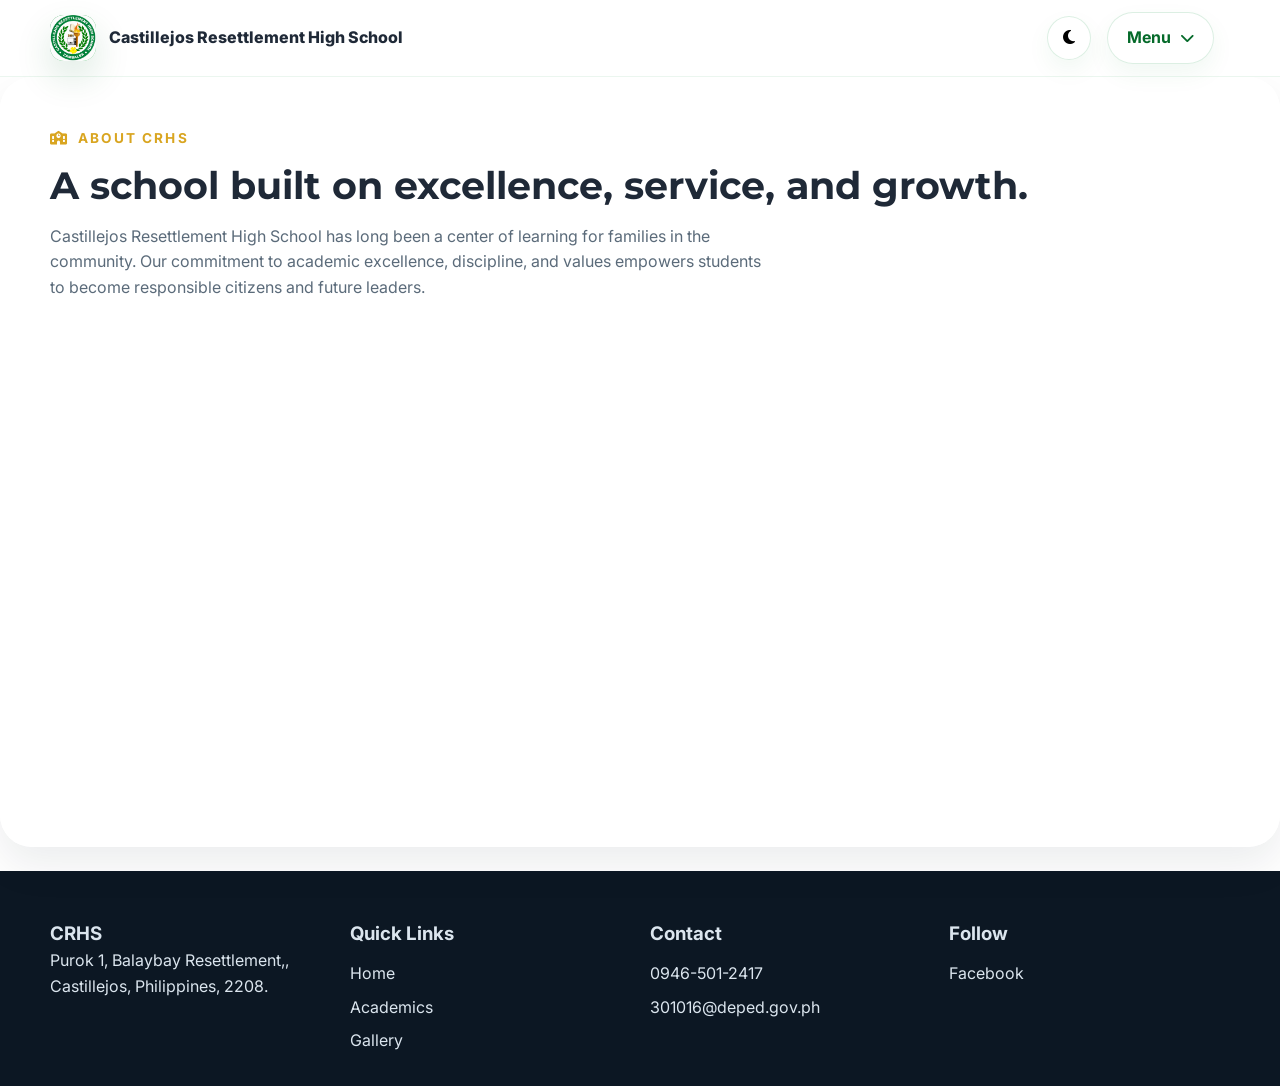
<file: about.html>
<!DOCTYPE html>
<html lang="en">
  <head>
    <meta charset="UTF-8" />
    <meta name="viewport" content="width=device-width, initial-scale=1.0" />
    <title>CRHS | About</title>
    <link rel="preconnect" href="https://fonts.googleapis.com" />
    <link rel="preconnect" href="https://fonts.gstatic.com" crossorigin />
    <link href="https://fonts.googleapis.com/css2?family=Inter:wght@400;500;600;700;800&family=Montserrat:wght@600;700;800&display=swap" rel="stylesheet" />
    <link rel="stylesheet" href="https://cdnjs.cloudflare.com/ajax/libs/font-awesome/6.5.2/css/all.min.css" />
    <link rel="stylesheet" href="styles.css" />
  </head>
  <body>
    <div class="loader" id="loader"><div class="ring"></div></div>
    <header class="header">
      <div class="container nav">
        <a class="brand" href="home.html"><span class="brand-badge"><img src="logo.png" alt="CRHS logo" /></span><span>Castillejos Resettlement High School</span></a>
        <div class="nav-dropdown">
          <button class="menu-trigger" id="menuToggle" aria-label="Toggle navigation" aria-expanded="false"><span>Menu</span><i class="fa-solid fa-chevron-down"></i></button>
          <nav class="nav-menu" aria-label="Primary navigation">
            <a href="home.html">Home</a>
            <a href="about.html" class="active">About</a>
            <a href="academics.html">Academics</a>
            <a href="admissions.html">Admissions</a>
            <a href="faculty.html">Faculty</a>
            <a href="news.html">News</a>
            <a href="events.html">Events</a>
            <a href="student-life.html">Student Life</a>
            <a href="gallery.html">Gallery</a>
            <a href="contact.html">Contact</a>
          </nav>
        </div>
        <div class="nav-actions"><button class="icon-btn" id="themeToggle" aria-label="Toggle dark mode"><i class="fa-solid fa-moon"></i></button></div>
      </div>
    </header>

    <main class="section">
      <div class="container">
        <p class="eyebrow"><i class="fa-solid fa-school"></i> About CRHS</p>
        <h1 class="section-title">A school built on excellence, service, and growth.</h1>
        <p class="section-copy">Castillejos Resettlement High School has long been a center of learning for families in the community. Our commitment to academic excellence, discipline, and values empowers students to become responsible citizens and future leaders.<br></p>
        <div class="grid-2" style="margin-top: 1.4rem;">
          <div class="card reveal">
            <h3>Mission</h3>
            <p>To protect and promote the right of every Filipino to quality, equitable, culture-based, and complete basic education where:
            <br>
            <br><b><u>Students</u></b> learn in a child-friendly, gender-sensitive, safe, and motivating environment.
            <br><b><u>Teachers</u></b> facilitate learning and constantly nurture every learner.
            <br><b><u>Administrators and staff</u></b>, as stewards of the institution, ensure an enabling and supportive environment for effective learning to happen.
            <br><b><u>Family, community, and other stakeholders</u></b> are actively engaged and share responsibility for developing life-long learners.</p>
          </div>
          <div class="card reveal">
            <h3>Vision</h3>
            <p>We dream of Filipinos
            <br>who passionately love their country
            <br>and whose values and competencies
            <br>enable them to realize their full potential
            <br>and contribute meaningfully to building the nation.
            <br>
            <br>As a learner-centered public institution,
            <br>the Department of Education
            <br>continuously improves itself
            <br>to better serve its stakeholders.</p>
          </div>
        </div>
        <div class="grid-2" style="margin-top: 1rem;">
          <div class="card reveal">
            <h3>DepEd Core Values</h3>
            <div class="pill-list"><span>Maka-Diyos</span><span>Maka-Tao</span><span>Makakalikasan</span><span>Makabansa</span></div>
          </div>
          <div class="card reveal">
            <h3>Principal's Message</h3>
            <p>We believe every student can achieve greatness when given the right guidance, opportunities, and support.</p>
          </div>
        </div>
      </div>
    </main>

  </div>
</div>
    <footer class="footer"><div class="container footer-grid"><div><h3>CRHS</h3><p>
Purok 1, Balaybay Resettlement,, Castillejos, Philippines, 2208.</p></div><div><h3>Quick Links</h3><ul><li><a href="home.html">Home</a></li><li><a href="academics.html">Academics</a></li><li><a href="gallery.html">Gallery</a></li></ul></div><div><h3>Contact</h3><ul><li>0946-501-2417</li><li>301016@deped.gov.ph</li></ul></div><div><h3>Follow</h3><ul><li><a href="https://www.facebook.com/profile.php?id=100057545404750">Facebook</a></li></div></footer>
    <script src="script.js"></script>
  </body>
</html>
</file>
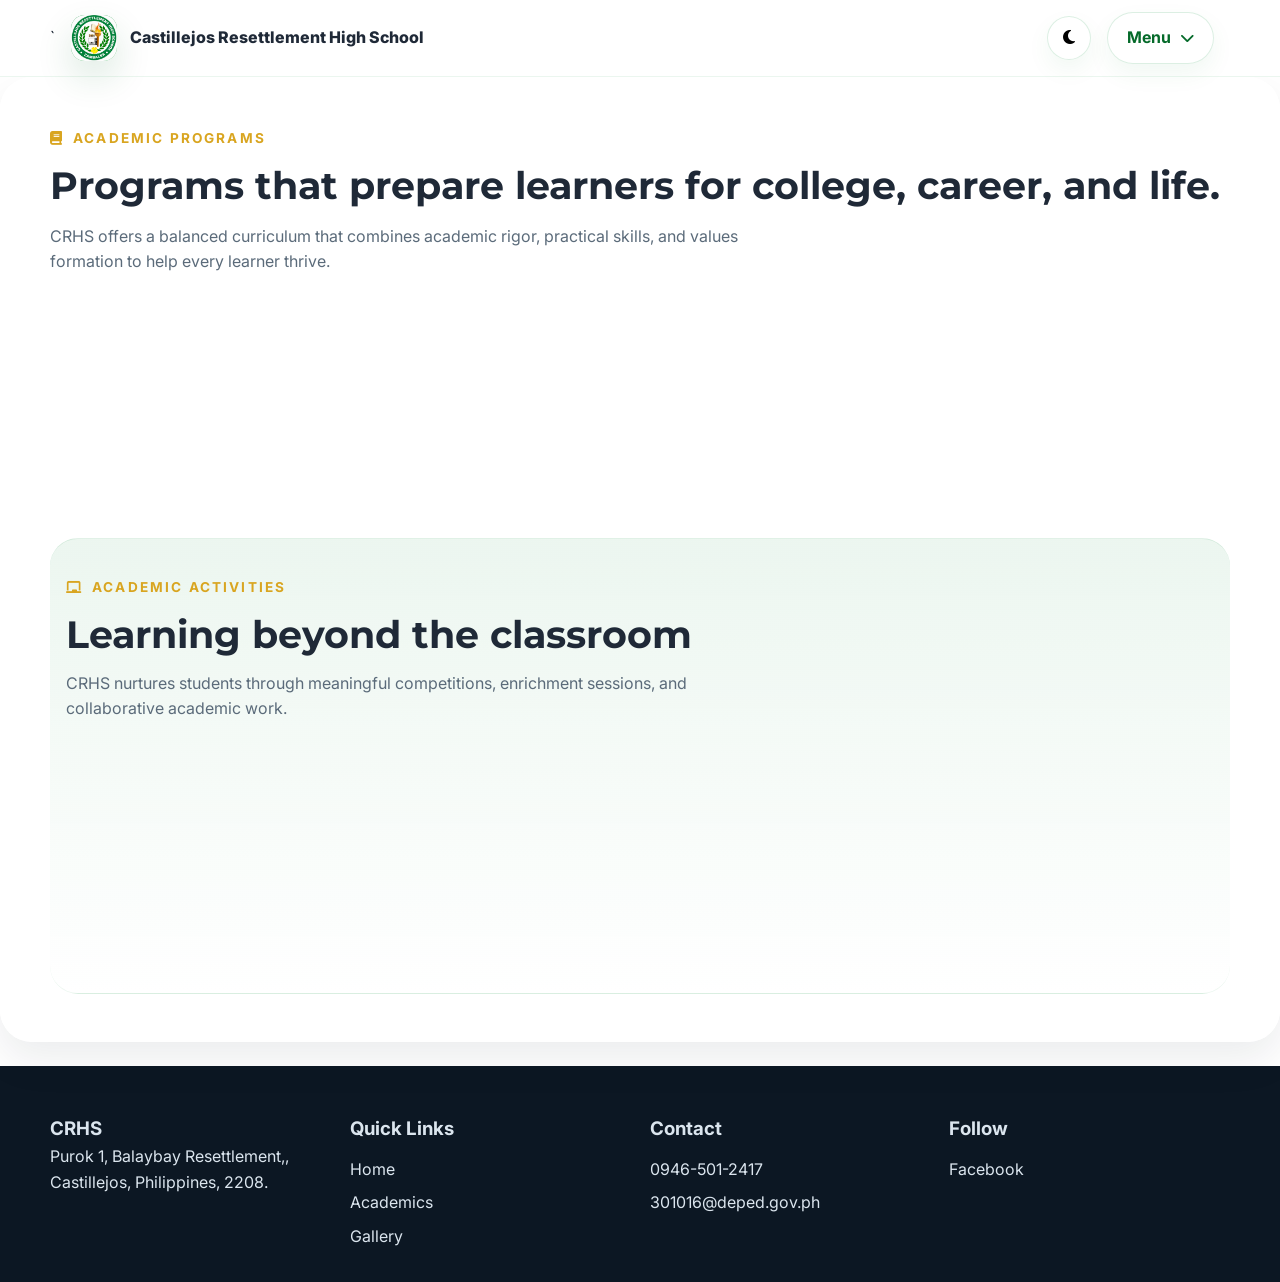
<file: academics.html>
<!DOCTYPE html>
<html lang="en">
  <head>
    <meta charset="UTF-8" />
    <meta name="viewport" content="width=device-width, initial-scale=1.0" />
    <title>CRHS | Academics</title>
    <link rel="preconnect" href="https://fonts.googleapis.com" />
    <link rel="preconnect" href="https://fonts.gstatic.com" crossorigin />
    <link href="https://fonts.googleapis.com/css2?family=Inter:wght@400;500;600;700;800&family=Montserrat:wght@600;700;800&display=swap" rel="stylesheet" />
    <link rel="stylesheet" href="https://cdnjs.cloudflare.com/ajax/libs/font-awesome/6.5.2/css/all.min.css" />
    <link rel="stylesheet" href="styles.css" />
  </head>
  <body>
    <div class="loader" id="loader"><div class="ring"></div></div>
    <header class="header">
      <div class="container nav">`
        <a class="brand" href="home.html"><span class="brand-badge"><img src="logo.png" alt="CRHS logo" /></span><span>Castillejos Resettlement High School</span></a>
        <div class="nav-dropdown">
          <button class="menu-trigger" id="menuToggle" aria-label="Toggle navigation" aria-expanded="false"><span>Menu</span><i class="fa-solid fa-chevron-down"></i></button>
          <nav class="nav-menu" aria-label="Primary navigation">
            <a href="home.html">Home</a>
            <a href="about.html">About</a>
            <a href="academics.html" class="active">Academics</a>
            <a href="admissions.html">Admissions</a>
            <a href="faculty.html">Faculty</a>
            <a href="news.html">News</a>
            <a href="events.html">Events</a>
            <a href="student-life.html">Student Life</a>
            <a href="gallery.html">Gallery</a>
            <a href="contact.html">Contact</a>
          </nav>
        </div>
        <div class="nav-actions"><button class="icon-btn" id="themeToggle" aria-label="Toggle dark mode"><i class="fa-solid fa-moon"></i></button></div>
      </div>
    </header>

    <main class="section">
      <div class="container">
        <p class="eyebrow"><i class="fa-solid fa-book"></i> Academic Programs</p>
        <h1 class="section-title">Programs that prepare learners for college, career, and life.</h1>
        <p class="section-copy">CRHS offers a balanced curriculum that combines academic rigor, practical skills, and values formation to help every learner thrive.</p>
        <div class="programs-grid reveal">
          <article class="program-card reveal"><div class="icon"><i class="fa-solid fa-graduation-cap"></i></div><h3>Junior High School</h3><p>Strong core learning, leadership training, and character development.</p></article>
          <article class="program-card reveal"><div class="icon"><i class="fa-solid fa-book-open-reader"></i></div><h3>ARAL Program</h3><p>The Academic Recovery and Accessible Learning (ARAL) Program supports K-10 learners with free DepEd tutorials and remediation in Reading, Mathematics, and Science.</p></article>
        </div>

        <div class="section-partition" style="margin-top: 2rem;">
          <div class="container" style="padding: 0;">
            <p class="eyebrow"><i class="fa-solid fa-chalkboard"></i> Academic Activities</p>
            <h2 class="section-title" style="margin-bottom: 0.75rem;">Learning beyond the classroom</h2>
            <p class="section-copy" style="margin-bottom: 1.25rem;">CRHS nurtures students through meaningful competitions, enrichment sessions, and collaborative academic work.</p>

            <div class="programs-grid reveal" style="grid-template-columns: repeat(3, minmax(0, 1fr));">
              <article class="program-card reveal">
                <div class="icon"><i class="fa-solid fa-lightbulb"></i></div>
                <h3>Science Fair &amp; Innovation Challenges</h3>
                <p>Student-led projects, demonstrations, and problem-solving showcases.</p>
              </article>

              <article class="program-card reveal">
                <div class="icon"><i class="fa-solid fa-book-open"></i></div>
                <h3>Reading &amp; Literacy Enrichment</h3>
                <p>Book clubs, reading sessions, and comprehension-building activities.</p>
              </article>

              <article class="program-card reveal">
                <div class="icon"><i class="fa-solid fa-clipboard-check"></i></div>
                <h3>Academic Competitions &amp; Quiz Shows</h3>
                <p>Math, science, and language quizzes that develop confidence and mastery.</p>
              </article>
            </div>
          </div>
        </div>

      </div>
    </main>

    <footer class="footer"><div class="container footer-grid"><div><h3>CRHS</h3><p>
Purok 1, Balaybay Resettlement,, Castillejos, Philippines, 2208.</p></div><div><h3>Quick Links</h3><ul><li><a href="home.html">Home</a></li><li><a href="academics.html">Academics</a></li><li><a href="gallery.html">Gallery</a></li></ul></div><div><h3>Contact</h3><ul><li>0946-501-2417</li><li>301016@deped.gov.ph</li></ul></div><div><h3>Follow</h3><ul><li><a href="https://www.facebook.com/profile.php?id=100057545404750">Facebook</a></li></div></footer>
    <script src="script.js"></script>
  </body>
</html>
</file>
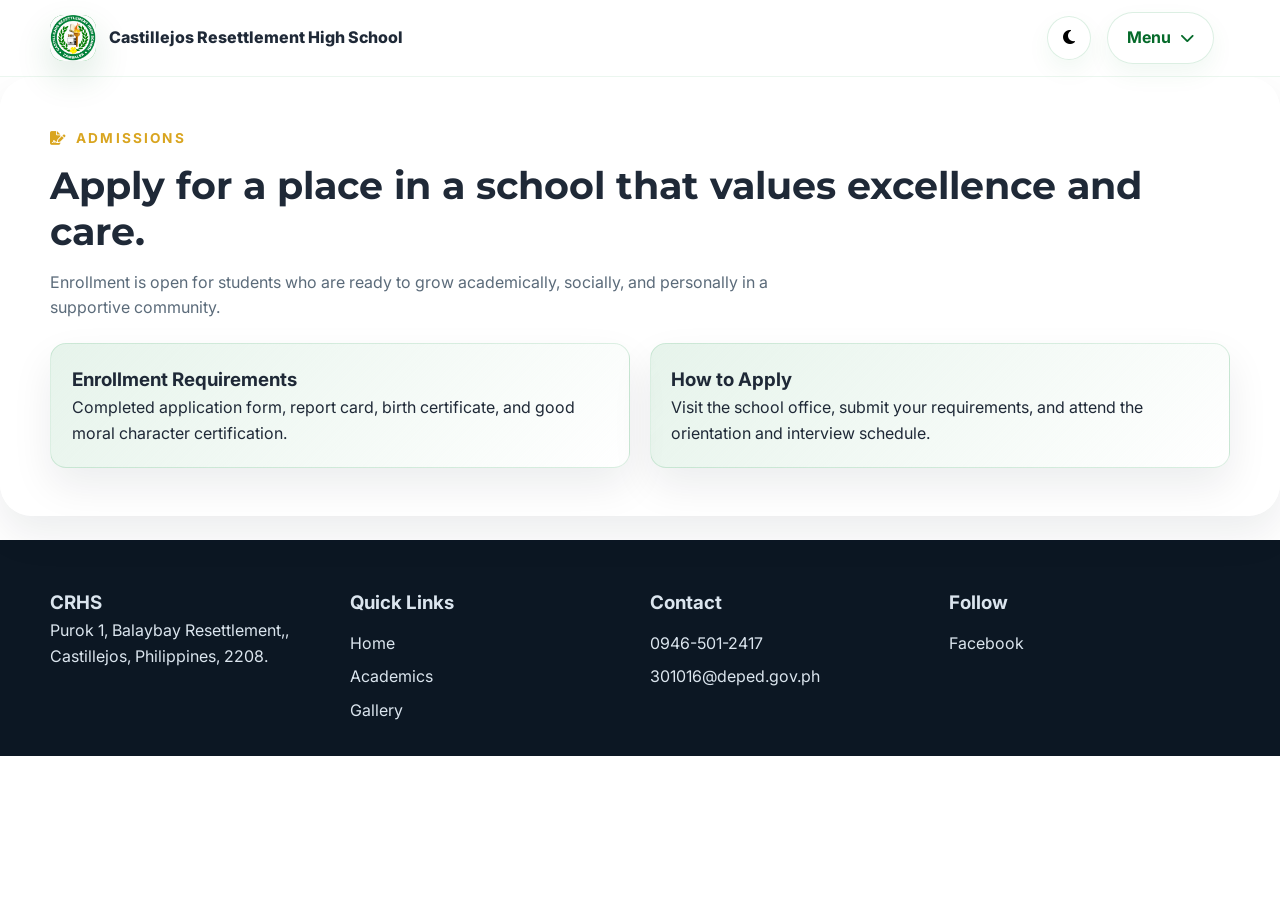
<file: admissions.html>
<!DOCTYPE html>
<html lang="en">
  <head>
    <meta charset="UTF-8" />
    <meta name="viewport" content="width=device-width, initial-scale=1.0" />
    <title>CRHS | Admissions</title>
    <link rel="preconnect" href="https://fonts.googleapis.com" />
    <link rel="preconnect" href="https://fonts.gstatic.com" crossorigin />
    <link href="https://fonts.googleapis.com/css2?family=Inter:wght@400;500;600;700;800&family=Montserrat:wght@600;700;800&display=swap" rel="stylesheet" />
    <link rel="stylesheet" href="https://cdnjs.cloudflare.com/ajax/libs/font-awesome/6.5.2/css/all.min.css" />
    <link rel="stylesheet" href="styles.css" />
  </head>
  <body>
    <div class="loader" id="loader"><div class="ring"></div></div>
    <header class="header">
      <div class="container nav">
        <a class="brand" href="home.html"><span class="brand-badge"><img src="logo.png" alt="CRHS logo" /></span><span>Castillejos Resettlement High School</span></a>
        <div class="nav-dropdown">
          <button class="menu-trigger" id="menuToggle" aria-label="Toggle navigation" aria-expanded="false"><span>Menu</span><i class="fa-solid fa-chevron-down"></i></button>
          <nav class="nav-menu" aria-label="Primary navigation">
            <a href="home.html">Home</a>
            <a href="about.html">About</a>
            <a href="academics.html">Academics</a>
            <a href="admissions.html" class="active">Admissions</a>
            <a href="faculty.html">Faculty</a>
            <a href="news.html">News</a>
            <a href="events.html">Events</a>
            <a href="student-life.html">Student Life</a>
            <a href="gallery.html">Gallery</a>
            <a href="contact.html">Contact</a>
          </nav>
        </div>
        <div class="nav-actions"><button class="icon-btn" id="themeToggle" aria-label="Toggle dark mode"><i class="fa-solid fa-moon"></i></button></div>
      </div>
    </header>

    <main class="section">
      <div class="container">
        <p class="eyebrow"><i class="fa-solid fa-file-signature"></i> Admissions</p>
        <h1 class="section-title">Apply for a place in a school that values excellence and care.</h1>
        <p class="section-copy">Enrollment is open for students who are ready to grow academically, socially, and personally in a supportive community.</p>
        <div class="grid-2" style="margin-top: 1.4rem;">
          <div class="card reveal"><h3>Enrollment Requirements</h3><p>Completed application form, report card, birth certificate, and good moral character certification.</p></div>
          <div class="card reveal"><h3>How to Apply</h3><p>Visit the school office, submit your requirements, and attend the orientation and interview schedule.</p></div>
        </div>
      </div>
    </main>

   <footer class="footer"><div class="container footer-grid"><div><h3>CRHS</h3><p>
Purok 1, Balaybay Resettlement,, Castillejos, Philippines, 2208.</p></div><div><h3>Quick Links</h3><ul><li><a href="home.html">Home</a></li><li><a href="academics.html">Academics</a></li><li><a href="gallery.html">Gallery</a></li></ul></div><div><h3>Contact</h3><ul><li>0946-501-2417</li><li>301016@deped.gov.ph</li></ul></div><div><h3>Follow</h3><ul><li><a href="https://www.facebook.com/profile.php?id=100057545404750">Facebook</a></li></div></footer>
    <script src="script.js"></script>
  </body>
</html>
</file>
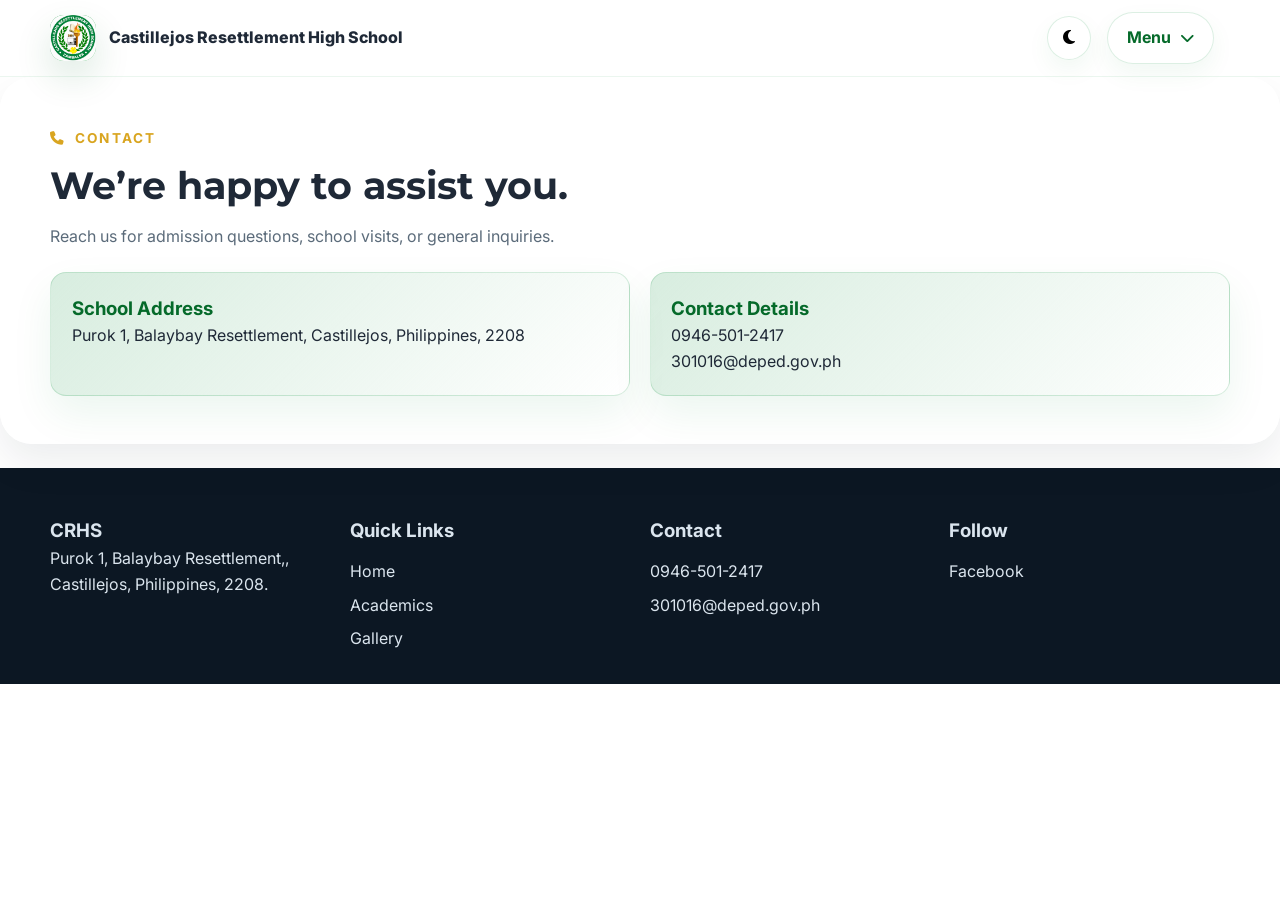
<file: contact.html>
<!DOCTYPE html>
<html lang="en">
  <head>
    <meta charset="UTF-8" />
    <meta name="viewport" content="width=device-width, initial-scale=1.0" />
    <title>CRHS | Contact</title>
    <link rel="preconnect" href="https://fonts.googleapis.com" />
    <link rel="preconnect" href="https://fonts.gstatic.com" crossorigin />
    <link href="https://fonts.googleapis.com/css2?family=Inter:wght@400;500;600;700;800&family=Montserrat:wght@600;700;800&display=swap" rel="stylesheet" />
    <link rel="stylesheet" href="https://cdnjs.cloudflare.com/ajax/libs/font-awesome/6.5.2/css/all.min.css" />
    <link rel="stylesheet" href="styles.css" />
  </head>
  <body>
    <div class="loader" id="loader"><div class="ring"></div></div>
    <header class="header">
      <div class="container nav">
        <a class="brand" href="home.html"><span class="brand-badge"><img src="logo.png" alt="CRHS logo" /></span><span>Castillejos Resettlement High School</span></a>
        <div class="nav-dropdown">
          <button class="menu-trigger" id="menuToggle" aria-label="Toggle navigation" aria-expanded="false"><span>Menu</span><i class="fa-solid fa-chevron-down"></i></button>
          <nav class="nav-menu" aria-label="Primary navigation">
            <a href="home.html">Home</a>
            <a href="about.html">About</a>
            <a href="academics.html">Academics</a>
            <a href="admissions.html">Admissions</a>
            <a href="faculty.html">Faculty</a>
            <a href="news.html">News</a>
            <a href="events.html">Events</a>
            <a href="student-life.html">Student Life</a>
            <a href="gallery.html">Gallery</a>
            <a href="contact.html" class="active">Contact</a>
          </nav>
        </div>
        <div class="nav-actions"><button class="icon-btn" id="themeToggle" aria-label="Toggle dark mode"><i class="fa-solid fa-moon"></i></button></div>
      </div>
    </header>

    <main class="section">
      <div class="container">
        <p class="eyebrow"><i class="fa-solid fa-phone"></i> Contact</p>
        <h1 class="section-title">We’re happy to assist you.</h1>
        <p class="section-copy">Reach us for admission questions, school visits, or general inquiries.</p>
        <div class="grid-2" style="margin-top: 1.4rem;">
          <div class="card contact-card reveal"><h3>School Address</h3><p>Purok 1, Balaybay Resettlement, Castillejos, Philippines, 2208</p></div>
          <div class="card contact-card reveal"><h3>Contact Details</h3><p>0946-501-2417<br />
301016@deped.gov.ph</p></div>
        </div>
      </div>
    </main>

   <footer class="footer"><div class="container footer-grid"><div><h3>CRHS</h3><p>
Purok 1, Balaybay Resettlement,, Castillejos, Philippines, 2208.</p></div><div><h3>Quick Links</h3><ul><li><a href="home.html">Home</a></li><li><a href="academics.html">Academics</a></li><li><a href="gallery.html">Gallery</a></li></ul></div><div><h3>Contact</h3><ul><li>0946-501-2417</li><li>301016@deped.gov.ph</li></ul></div><div><h3>Follow</h3><ul><li><a href="https://www.facebook.com/profile.php?id=100057545404750">Facebook</a></li></div></footer>
    <script src="script.js"></script>
  </body>
</html>
</file>
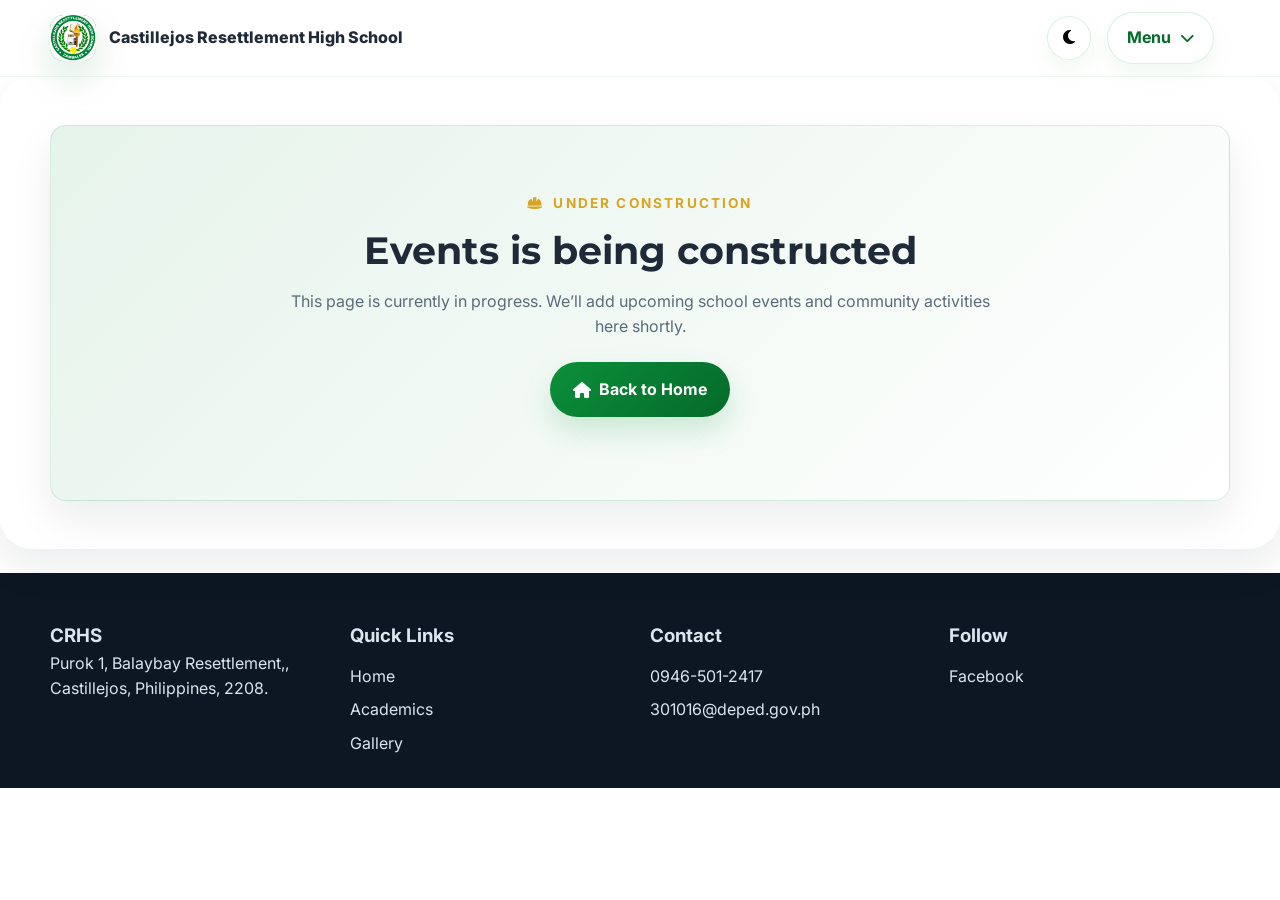
<file: events.html>
<!DOCTYPE html>
<html lang="en">
  <head>
    <meta charset="UTF-8" />
    <meta name="viewport" content="width=device-width, initial-scale=1.0" />
    <title>CRHS | Events</title>
    <link rel="preconnect" href="https://fonts.googleapis.com" />
    <link rel="preconnect" href="https://fonts.gstatic.com" crossorigin />
    <link href="https://fonts.googleapis.com/css2?family=Inter:wght@400;500;600;700;800&family=Montserrat:wght@600;700;800&display=swap" rel="stylesheet" />
    <link rel="stylesheet" href="https://cdnjs.cloudflare.com/ajax/libs/font-awesome/6.5.2/css/all.min.css" />
    <link rel="stylesheet" href="styles.css" />
  </head>
  <body>
    <div class="loader" id="loader"><div class="ring"></div></div>
    <header class="header">
      <div class="container nav">
        <a class="brand" href="home.html"><span class="brand-badge"><img src="logo.png" alt="CRHS logo" /></span><span>Castillejos Resettlement High School</span></a>
        <div class="nav-dropdown">
          <button class="menu-trigger" id="menuToggle" aria-label="Toggle navigation" aria-expanded="false"><span>Menu</span><i class="fa-solid fa-chevron-down"></i></button>
          <nav class="nav-menu" aria-label="Primary navigation">
            <a href="home.html">Home</a>
            <a href="about.html">About</a>
            <a href="academics.html">Academics</a>
            <a href="admissions.html">Admissions</a>
            <a href="faculty.html">Faculty</a>
            <a href="news.html">News</a>
            <a href="events.html" class="active">Events</a>
            <a href="student-life.html">Student Life</a>
            <a href="gallery.html">Gallery</a>
            <a href="contact.html">Contact</a>
          </nav>
        </div>
        <div class="nav-actions"><button class="icon-btn" id="themeToggle" aria-label="Toggle dark mode"><i class="fa-solid fa-moon"></i></button></div>
      </div>
    </header>

    <main class="section">
      <div class="container">
        <div class="card reveal" style="padding: 4rem 2rem; text-align: center;">
          <p class="eyebrow" style="justify-content: center;"><i class="fa-solid fa-hard-hat"></i> Under Construction</p>
          <h1 class="section-title">Events is being constructed</h1>
          <p class="section-copy" style="margin: 0 auto 1.4rem; max-width: 720px;">This page is currently in progress. We’ll add upcoming school events and community activities here shortly.</p>
          <div class="hero-actions" style="justify-content: center; gap: 1rem;">
            <a class="btn btn-primary" href="home.html"><i class="fa-solid fa-house"></i> Back to Home</a>
          </div>
        </div>
      </div>
    </main>

    <footer class="footer"><div class="container footer-grid"><div><h3>CRHS</h3><p>
Purok 1, Balaybay Resettlement,, Castillejos, Philippines, 2208.</p></div><div><h3>Quick Links</h3><ul><li><a href="home.html">Home</a></li><li><a href="academics.html">Academics</a></li><li><a href="gallery.html">Gallery</a></li></ul></div><div><h3>Contact</h3><ul><li>0946-501-2417</li><li>301016@deped.gov.ph</li></ul></div><div><h3>Follow</h3><ul><li><a href="https://www.facebook.com/profile.php?id=100057545404750">Facebook</a></li></div></footer>
    <script src="script.js"></script>
  </body>
</html>
</file>
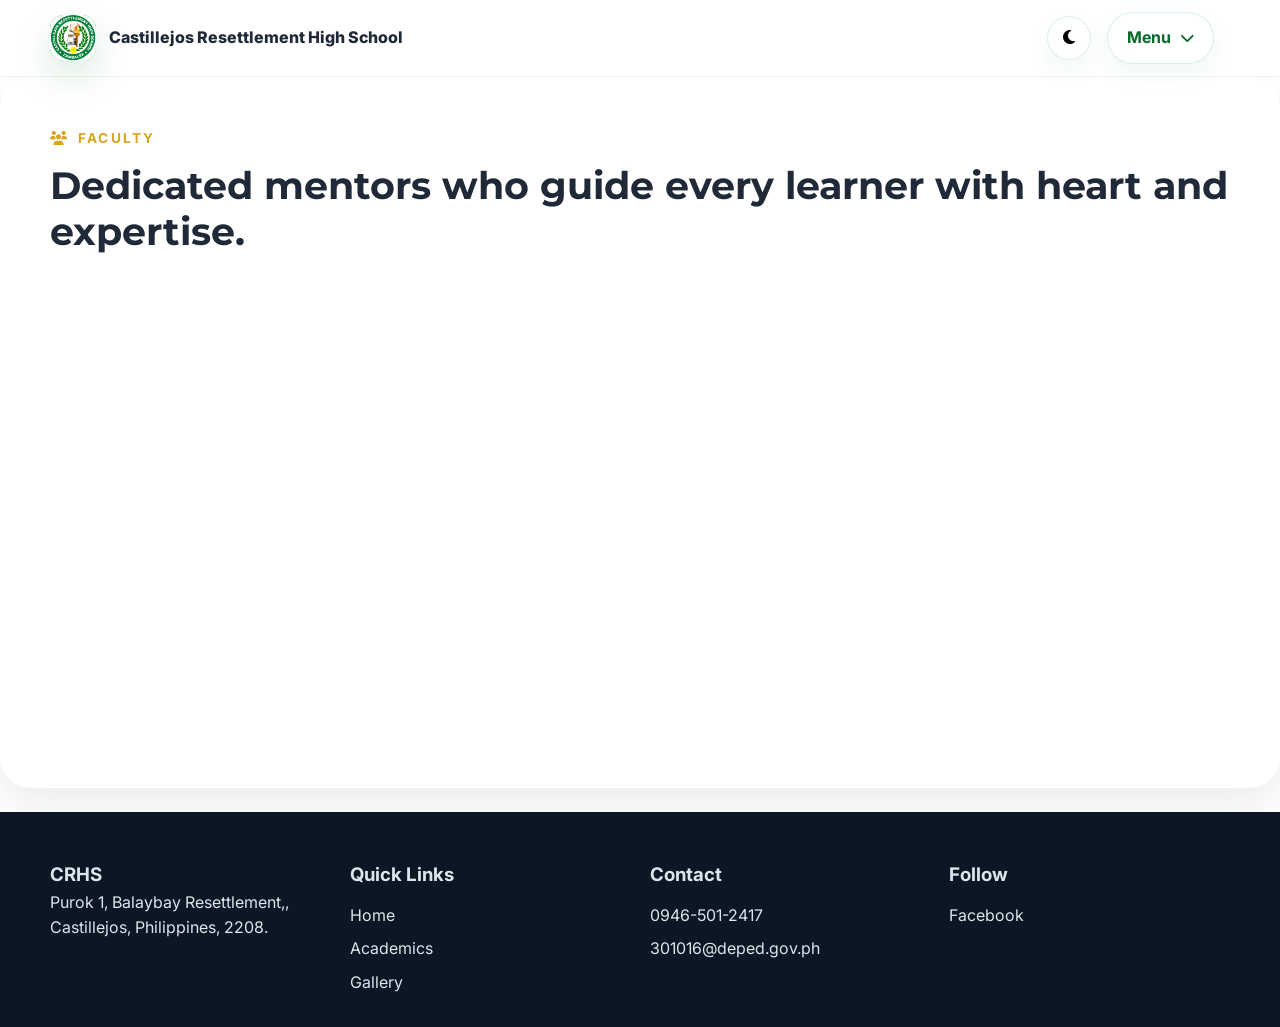
<file: faculty.html>
<!DOCTYPE html>
<html lang="en">
  <head>
    <meta charset="UTF-8" />
    <meta name="viewport" content="width=device-width, initial-scale=1.0" />
    <title>CRHS | Faculty</title>
    <link rel="preconnect" href="https://fonts.googleapis.com" />
    <link rel="preconnect" href="https://fonts.gstatic.com" crossorigin />
    <link href="https://fonts.googleapis.com/css2?family=Inter:wght@400;500;600;700;800&family=Montserrat:wght@600;700;800&display=swap" rel="stylesheet" />
    <link rel="stylesheet" href="https://cdnjs.cloudflare.com/ajax/libs/font-awesome/6.5.2/css/all.min.css" />
    <link rel="stylesheet" href="styles.css" />
  </head>
  <body>
    <div class="loader" id="loader"><div class="ring"></div></div>
    <header class="header">
      <div class="container nav">
        <a class="brand" href="home.html"><span class="brand-badge"><img src="logo.png" alt="CRHS logo" /></span><span>Castillejos Resettlement High School</span></a>
        <div class="nav-dropdown">
          <button class="menu-trigger" id="menuToggle" aria-label="Toggle navigation" aria-expanded="false"><span>Menu</span><i class="fa-solid fa-chevron-down"></i></button>
          <nav class="nav-menu" aria-label="Primary navigation">
            <a href="home.html">Home</a>
            <a href="about.html">About</a>
            <a href="academics.html">Academics</a>
            <a href="admissions.html">Admissions</a>
            <a href="faculty.html" class="active">Faculty</a>
            <a href="news.html">News</a>
            <a href="events.html">Events</a>
            <a href="student-life.html">Student Life</a>
            <a href="gallery.html">Gallery</a>
            <a href="contact.html">Contact</a>
          </nav>
        </div>
        <div class="nav-actions"><button class="icon-btn" id="themeToggle" aria-label="Toggle dark mode"><i class="fa-solid fa-moon"></i></button></div>
      </div>
    </header>

    <main class="section">
      <div class="container">
        <p class="eyebrow"><i class="fa-solid fa-users"></i> Faculty</p>
        <h1 class="section-title">Dedicated mentors who guide every learner with heart and expertise.</h1>
        
        <div class="carousel-section reveal">
          <h2 style="margin-bottom: 2rem; text-align: center; color: var(--primary-dark);">Our Leadership</h2>
          <div class="carousel-wrapper">
            <button class="carousel-nav prev-btn" id="prevBtn" aria-label="Previous slide"><i class="fa-solid fa-chevron-left"></i></button>
            <div class="faculty-carousel" id="facultyCarousel">
            <div class="faculty-card">
              <div class="faculty-image">
                <img src="PICS FAC-AD/10.png" alt="Principal">
              </div>
              <div class="faculty-overlay">
                <h3>Principal</h3>
                <h4>Mr. Gilbert A. Reguindin</h4>
                <p>Provides strategic leadership and strong academic direction for the entire school community.</p>
              </div>
            </div>

            <div class="faculty-card">
              <div class="faculty-image">
                <img src="PICS FAC-AD/12.png" alt="Assistant Officer II">
              </div>
              <div class="faculty-overlay">
                <h3>Assisstant Officer II</h3>
                <h4>Ms. Herlene F. Acuario</h4>
                <p>Provides administrative and operational support to ensure efficient office operations.</p>
              </div>
            </div>

            <div class="faculty-card">
              <div class="faculty-image">
                <img src="PICS FAC-AD/1.png" alt="Faculty Member">
              </div>
              <div class="faculty-overlay">
                <h3>Values Education Teacher</h3>
                <h4>Ms. Berly G. Cayaban</h4>
                <p>Passionate about making mathematics engaging and accessible to all learners.</p>
              </div>
            </div>

            <div class="faculty-card">
              <div class="faculty-image">
                <img src="PICS FAC-AD/2.png" alt="Faculty Member">
              </div>
              <div class="faculty-overlay">
                <h3>Physical Education | ICT Coordinator</h3>
                <h4>Mr. Christopher R. Bugayong</h4>
                <p>Integrates technology and digital literacy into teaching and learning.</p>
              </div>
            </div>

            <div class="faculty-card">
              <div class="faculty-image">
                <img src="PICS FAC-AD/4.png" alt="Administrator">
              </div>
              <div class="faculty-overlay">
                <h3>Science Teacher</h3>
                <h4>Ms. Camille R. Sabinda</h4>
                <p>Passionate about making science engaging and accessible to all learners.</p>
              </div>
            </div>

            <div class="faculty-card">
              <div class="faculty-image">
                <img src="PICS FAC-AD/5.png" alt="Faculty Member">
              </div>
              <div class="faculty-overlay">
                <h3>English Teacher</h3>
                <h4>Ms. Mel Rose D. Esposo</h4>
                <p>Dedicated to fostering critical thinking and excellent communication skills in students.</p>
              </div>
            </div>

            <div class="faculty-card">
              <div class="faculty-image">
                <img src="PICS FAC-AD/6.png" alt="Faculty Member">
              </div>
              <div class="faculty-overlay">
                <h3>English Teacher</h3>
                <h4>Ms. Eleanor L. Feliminiano</h4>
                <p>Teaches English language and literature while fostering effective communication skills.</p>
              </div>
            </div>

           <div class="faculty-card">
              <div class="faculty-image">
                <img src="PICS FAC-AD/7.png" alt="Principal">
              </div>
              <div class="faculty-overlay">
                <h3>Science Teacher</h3>
                <h4>Ms. Nadine e. Domingo</h4>
                <p>Teaches scientific concepts and encourages critical thinking and discovery.</p>
              </div>
            </div>

            <div class="faculty-card">
              <div class="faculty-image">
                <img src="PICS FAC-AD/8.png" alt="Faculty Member">
              </div>
              <div class="faculty-overlay">
                <h3>Araling Panlipunan Teacher</h3>
                <h4>Mr. Noel Alvin C. Dian</h4>
                <p>Teaches history, culture, geography, and social sciences to develop informed citizens.</p>
              </div>
            </div>

            <div class="faculty-card">
              <div class="faculty-image">
                <img src="PICS FAC-AD/9.png" alt="Faculty Member">
              </div>
              <div class="faculty-overlay">
                <h3>Technology and Livelihood Education Teacher</h3>
                <h4>Ms. Mary Grace A. Saldivar</h4>
                <p>Teaches technical, vocational, and entrepreneurial skills for lifelong learning.</p>
              </div>
            </div>

            <div class="faculty-card">
              <div class="faculty-image">
                <img src="PICS FAC-AD/11.png" alt="Faculty Member">
              </div>
              <div class="faculty-overlay">
                <h3>Araling Panlipunan Teacher</h3>
                <h4>Ms. Karen G. Maniel</h4>
                <p>Develops students' understanding of history, society, and responsible citizenship.</p>
              </div>
            </div>


            </div>
          </div>
            <button class="carousel-nav next-btn" id="nextBtn" aria-label="Next slide"><i class="fa-solid fa-chevron-right"></i></button>
          </div>
          <div class="carousel-indicators" id="carouselIndicators"></div>
        </div>
      </div>
    </main>

   <footer class="footer"><div class="container footer-grid"><div><h3>CRHS</h3><p>
Purok 1, Balaybay Resettlement,, Castillejos, Philippines, 2208.</p></div><div><h3>Quick Links</h3><ul><li><a href="home.html">Home</a></li><li><a href="academics.html">Academics</a></li><li><a href="gallery.html">Gallery</a></li></ul></div><div><h3>Contact</h3><ul><li>0946-501-2417</li><li>301016@deped.gov.ph</li></ul></div><div><h3>Follow</h3><ul><li><a href="https://www.facebook.com/profile.php?id=100057545404750">Facebook</a></li></div></footer>
    <script src="script.js"></script>
  </body>
</html>
</file>
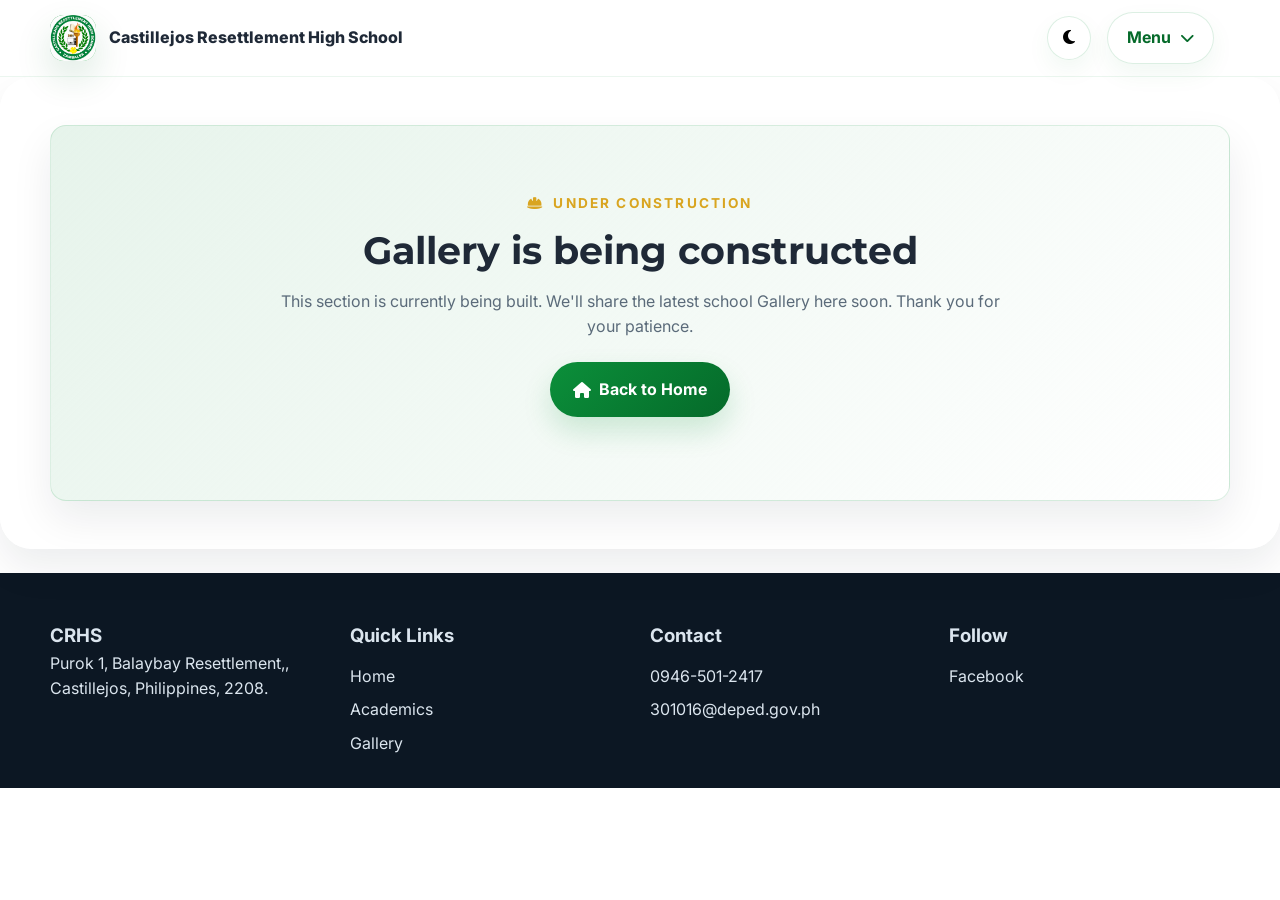
<file: gallery.html>
<!DOCTYPE html>
<html lang="en">
  <head>
    <meta charset="UTF-8" />
    <meta name="viewport" content="width=device-width, initial-scale=1.0" />
    <title>CRHS | Gallery</title>
    <link rel="preconnect" href="https://fonts.googleapis.com" />
    <link rel="preconnect" href="https://fonts.gstatic.com" crossorigin />
    <link href="https://fonts.googleapis.com/css2?family=Inter:wght@400;500;600;700;800&family=Montserrat:wght@600;700;800&display=swap" rel="stylesheet" />
    <link rel="stylesheet" href="https://cdnjs.cloudflare.com/ajax/libs/font-awesome/6.5.2/css/all.min.css" />
    <link rel="stylesheet" href="styles.css" />
  </head>
  <body>
    <div class="loader" id="loader"><div class="ring"></div></div>
    <header class="header">
      <div class="container nav">
        <a class="brand" href="home.html"><span class="brand-badge"><img src="logo.png" alt="CRHS logo" /></span><span>Castillejos Resettlement High School</span></a>
        <div class="nav-dropdown">
          <button class="menu-trigger" id="menuToggle" aria-label="Toggle navigation" aria-expanded="false"><span>Menu</span><i class="fa-solid fa-chevron-down"></i></button>
          <nav class="nav-menu" aria-label="Primary navigation">
            <a href="home.html">Home</a>
            <a href="about.html">About</a>
            <a href="academics.html">Academics</a>
            <a href="admissions.html">Admissions</a>
            <a href="faculty.html">Faculty</a>
            <a href="news.html">News</a>
            <a href="events.html">Events</a>
            <a href="student-life.html">Student Life</a>
            <a href="gallery.html" class="active">Gallery</a>
            <a href="contact.html">Contact</a>
          </nav>
        </div>
        <div class="nav-actions"><button class="icon-btn" id="themeToggle" aria-label="Toggle dark mode"><i class="fa-solid fa-moon"></i></button></div>
      </div>
    </header>

     <main class="section">
      <div class="container">
        <div class="card reveal" style="padding: 4rem 2rem; text-align: center;">
          <p class="eyebrow" style="justify-content: center;"><i class="fa-solid fa-hard-hat"></i> Under Construction</p>
          <h1 class="section-title">Gallery is being constructed</h1>
          <p class="section-copy" style="margin: 0 auto 1.4rem; max-width: 720px;">This section is currently being built. We'll share the latest school  Gallery here soon. Thank you for your patience.</p>
          <div class="hero-actions" style="justify-content: center; gap: 1rem;">
            <a class="btn btn-primary" href="home.html"><i class="fa-solid fa-house"></i> Back to Home</a>
          </div>
        </div>
      </div>
    </main>

   <footer class="footer"><div class="container footer-grid"><div><h3>CRHS</h3><p>
Purok 1, Balaybay Resettlement,, Castillejos, Philippines, 2208.</p></div><div><h3>Quick Links</h3><ul><li><a href="home.html">Home</a></li><li><a href="academics.html">Academics</a></li><li><a href="gallery.html">Gallery</a></li></ul></div><div><h3>Contact</h3><ul><li>0946-501-2417</li><li>301016@deped.gov.ph</li></ul></div><div><h3>Follow</h3><ul><li><a href="https://www.facebook.com/profile.php?id=100057545404750">Facebook</a></li></div></footer>
    <script src="script.js"></script>
  </body>
</html>
</file>
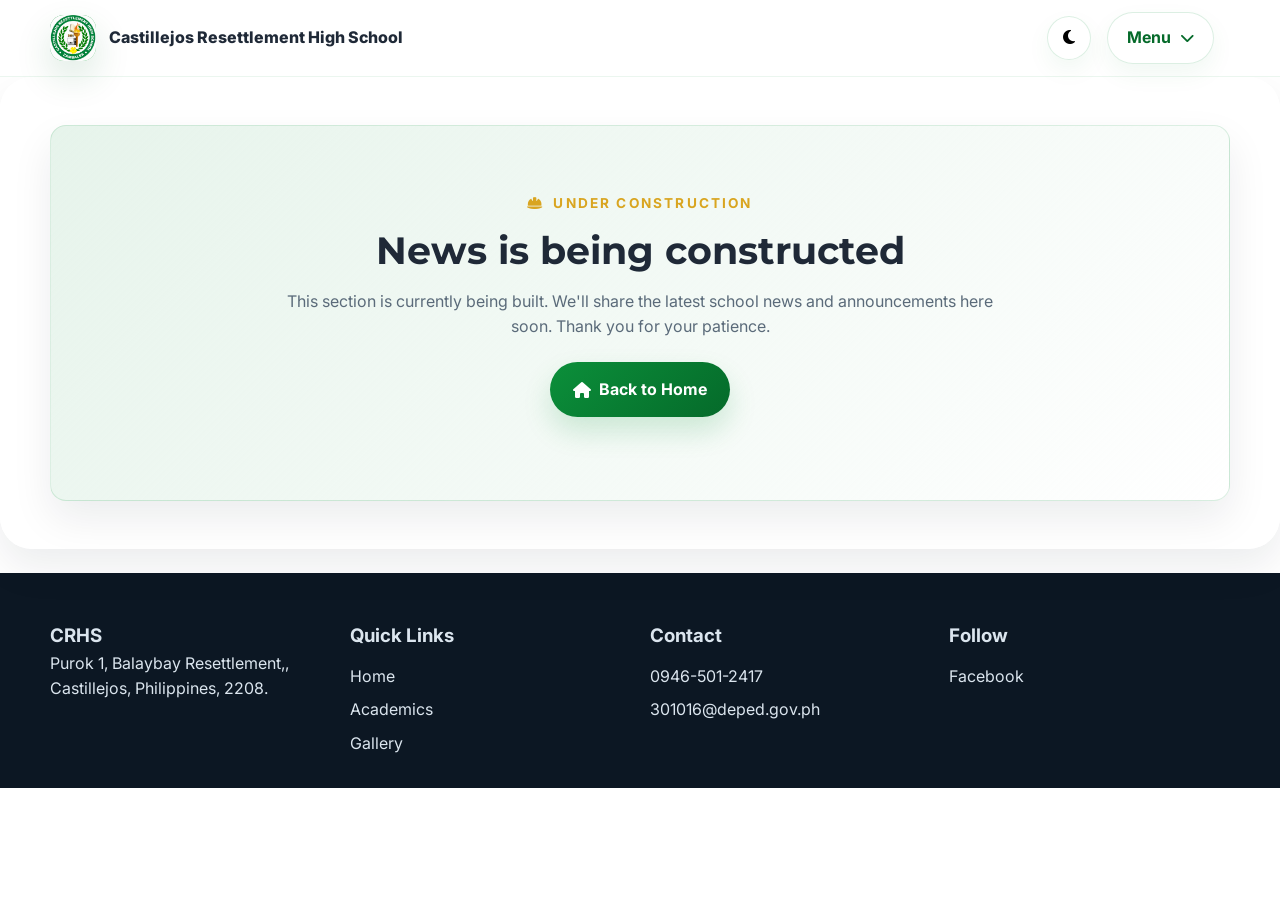
<file: news.html>
<!DOCTYPE html>
<html lang="en">
  <head>
    <meta charset="UTF-8" />
    <meta name="viewport" content="width=device-width, initial-scale=1.0" />
    <title>CRHS | News</title>
    <link rel="preconnect" href="https://fonts.googleapis.com" />
    <link rel="preconnect" href="https://fonts.gstatic.com" crossorigin />
    <link href="https://fonts.googleapis.com/css2?family=Inter:wght@400;500;600;700;800&family=Montserrat:wght@600;700;800&display=swap" rel="stylesheet" />
    <link rel="stylesheet" href="https://cdnjs.cloudflare.com/ajax/libs/font-awesome/6.5.2/css/all.min.css" />
    <link rel="stylesheet" href="styles.css" />
  </head>
  <body>
    <div class="loader" id="loader"><div class="ring"></div></div>
    <header class="header">
      <div class="container nav">
        <a class="brand" href="home.html"><span class="brand-badge"><img src="logo.png" alt="CRHS logo" /></span><span>Castillejos Resettlement High School</span></a>
        <div class="nav-dropdown">
          <button class="menu-trigger" id="menuToggle" aria-label="Toggle navigation" aria-expanded="false"><span>Menu</span><i class="fa-solid fa-chevron-down"></i></button>
          <nav class="nav-menu" aria-label="Primary navigation">
            <a href="home.html">Home</a>
            <a href="about.html">About</a>
            <a href="academics.html">Academics</a>
            <a href="admissions.html">Admissions</a>
            <a href="faculty.html">Faculty</a>
            <a href="news.html" class="active">News</a>
            <a href="events.html">Events</a>
            <a href="student-life.html">Student Life</a>
            <a href="gallery.html">Gallery</a>
            <a href="contact.html">Contact</a>
          </nav>
        </div>
        <div class="nav-actions"><button class="icon-btn" id="themeToggle" aria-label="Toggle dark mode"><i class="fa-solid fa-moon"></i></button></div>
      </div>
    </header>

    <main class="section">
      <div class="container">
        <div class="card reveal" style="padding: 4rem 2rem; text-align: center;">
          <p class="eyebrow" style="justify-content: center;"><i class="fa-solid fa-hard-hat"></i> Under Construction</p>
          <h1 class="section-title">News is being constructed</h1>
          <p class="section-copy" style="margin: 0 auto 1.4rem; max-width: 720px;">This section is currently being built. We'll share the latest school news and announcements here soon. Thank you for your patience.</p>
          <div class="hero-actions" style="justify-content: center; gap: 1rem;">
            <a class="btn btn-primary" href="home.html"><i class="fa-solid fa-house"></i> Back to Home</a>
          </div>
        </div>
      </div>
    </main>

    <footer class="footer"><div class="container footer-grid"><div><h3>CRHS</h3><p>
Purok 1, Balaybay Resettlement,, Castillejos, Philippines, 2208.</p></div><div><h3>Quick Links</h3><ul><li><a href="home.html">Home</a></li><li><a href="academics.html">Academics</a></li><li><a href="gallery.html">Gallery</a></li></ul></div><div><h3>Contact</h3><ul><li>0946-501-2417</li><li>301016@deped.gov.ph</li></ul></div><div><h3>Follow</h3><ul><li><a href="https://www.facebook.com/profile.php?id=100057545404750">Facebook</a></li></div></footer>
    <script src="script.js"></script>
  </body>
</html>
</file>
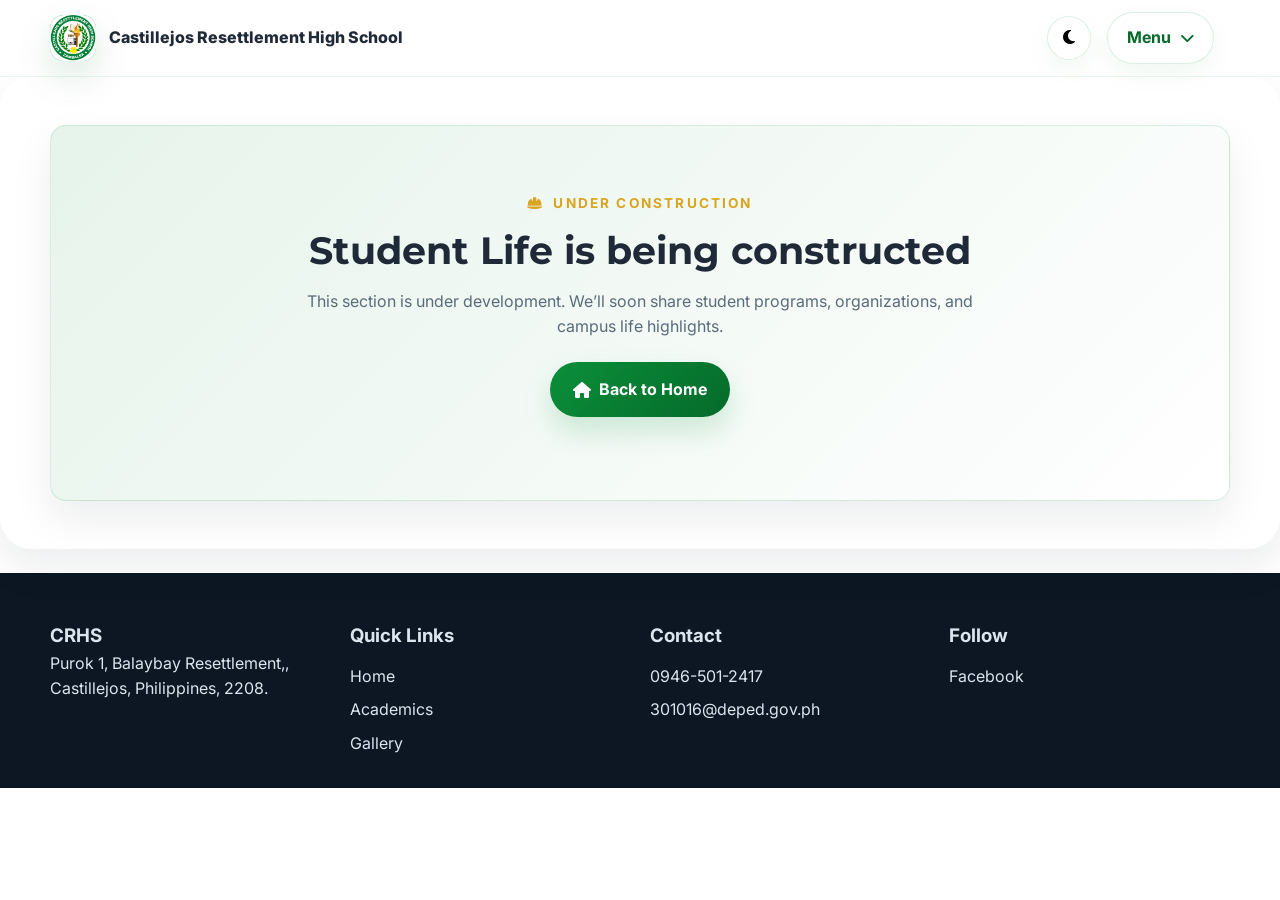
<file: student-life.html>
<!DOCTYPE html>
<html lang="en">
  <head>
    <meta charset="UTF-8" />
    <meta name="viewport" content="width=device-width, initial-scale=1.0" />
    <title>CRHS | Student Life</title>
    <link rel="preconnect" href="https://fonts.googleapis.com" />
    <link rel="preconnect" href="https://fonts.gstatic.com" crossorigin />
    <link href="https://fonts.googleapis.com/css2?family=Inter:wght@400;500;600;700;800&family=Montserrat:wght@600;700;800&display=swap" rel="stylesheet" />
    <link rel="stylesheet" href="https://cdnjs.cloudflare.com/ajax/libs/font-awesome/6.5.2/css/all.min.css" />
    <link rel="stylesheet" href="styles.css" />
  </head>
  <body>
    <div class="loader" id="loader"><div class="ring"></div></div>
    <header class="header">
      <div class="container nav">
        <a class="brand" href="home.html"><span class="brand-badge"><img src="logo.png" alt="CRHS logo" /></span><span>Castillejos Resettlement High School</span></a>
        <div class="nav-dropdown">
          <button class="menu-trigger" id="menuToggle" aria-label="Toggle navigation" aria-expanded="false"><span>Menu</span><i class="fa-solid fa-chevron-down"></i></button>
          <nav class="nav-menu" aria-label="Primary navigation">
            <a href="home.html">Home</a>
            <a href="about.html">About</a>
            <a href="academics.html">Academics</a>
            <a href="admissions.html">Admissions</a>
            <a href="faculty.html">Faculty</a>
            <a href="news.html">News</a>
            <a href="events.html">Events</a>
            <a href="student-life.html" class="active">Student Life</a>
            <a href="gallery.html">Gallery</a>
            <a href="contact.html">Contact</a>
          </nav>
        </div>
        <div class="nav-actions"><button class="icon-btn" id="themeToggle" aria-label="Toggle dark mode"><i class="fa-solid fa-moon"></i></button></div>
      </div>
    </header>

    <main class="section">
      <div class="container">
        <div class="card reveal" style="padding: 4rem 2rem; text-align: center;">
          <p class="eyebrow" style="justify-content: center;"><i class="fa-solid fa-hard-hat"></i> Under Construction</p>
          <h1 class="section-title">Student Life is being constructed</h1>
          <p class="section-copy" style="margin: 0 auto 1.4rem; max-width: 720px;">This section is under development. We’ll soon share student programs, organizations, and campus life highlights.</p>
          <div class="hero-actions" style="justify-content: center; gap: 1rem;">
            <a class="btn btn-primary" href="home.html"><i class="fa-solid fa-house"></i> Back to Home</a>
          </div>
        </div>
      </div>
    </main>

  <footer class="footer"><div class="container footer-grid"><div><h3>CRHS</h3><p>
Purok 1, Balaybay Resettlement,, Castillejos, Philippines, 2208.</p></div><div><h3>Quick Links</h3><ul><li><a href="home.html">Home</a></li><li><a href="academics.html">Academics</a></li><li><a href="gallery.html">Gallery</a></li></ul></div><div><h3>Contact</h3><ul><li>0946-501-2417</li><li>301016@deped.gov.ph</li></ul></div><div><h3>Follow</h3><ul><li><a href="https://www.facebook.com/profile.php?id=100057545404750">Facebook</a></li></div></footer>
    <script src="script.js"></script>
  </body>
</html>
</file>
<file: styles.css>
:root {
  --primary: #0b8f3a;
  --primary-dark: #056a2a;
  --primary-light: #42b95c;
  --gold: #d9a520;
  --orange: #e67e22;
  --white: #ffffff;
  --surface: #f6f8fa;
  --text: #1f2937;
  --muted: #5b6b7a;
  --shadow: 0 16px 36px rgba(5, 106, 42, 0.14);
  --radius-lg: 24px;
  --radius-md: 16px;
  --radius-sm: 12px;
}

* { box-sizing: border-box; margin: 0; padding: 0; }
html { scroll-behavior: smooth; }
body {
  font-family: 'Inter', sans-serif;
  background: #ffffff;
  color: var(--text);
  line-height: 1.6;
  overflow-x: hidden;
  position: relative;
}
body::before { content: ''; position: fixed; inset: 0; pointer-events: none; z-index: -1; }
.bubble-bg { position: fixed; inset: 0; pointer-events: none; z-index: 1; overflow: hidden; }
.bubble-bg .bubble { position: absolute; background: radial-gradient(circle at 30% 30%, rgba(11,143,58,0.4), rgba(66,185,92,0.15)); border-radius: 50%; opacity: 1; animation: float 8s ease-in-out infinite; box-shadow: inset -30px -30px 60px rgba(0,0,0,0.1); }
.bubble-bg .bubble:nth-child(1) { width: 150px; height: 150px; left: 5%; top: 5%; animation-delay: 0s; }
.bubble-bg .bubble:nth-child(2) { width: 200px; height: 200px; left: 75%; top: 15%; animation-delay: 2s; }
.bubble-bg .bubble:nth-child(3) { width: 120px; height: 120px; left: 15%; bottom: 15%; animation-delay: 4s; }
.bubble-bg .bubble:nth-child(4) { width: 180px; height: 180px; right: 10%; bottom: 5%; animation-delay: 1s; }
.bubble-bg .bubble:nth-child(5) { width: 140px; height: 140px; left: 50%; top: 50%; animation-delay: 3s; }
.bubble-bg .bubble:nth-child(6) { width: 160px; height: 160px; right: 25%; top: 35%; animation-delay: 5s; }
.bubble-bg .bubble:nth-child(7) { width: 100px; height: 100px; left: 25%; top: 40%; animation-delay: 1.5s; }
.bubble-bg .bubble:nth-child(8) { width: 190px; height: 190px; right: 5%; top: 5%; animation-delay: 3.5s; }
@keyframes float { 0%, 100% { transform: translateY(0px) translateX(0px); } 50% { transform: translateY(-60px) translateX(40px); } }
a { color: inherit; text-decoration: none; }
img { display: block; width: 100%; }
button, input { font: inherit; }

.skip-link { position: absolute; left: -999px; top: auto; }
.skip-link:focus { left: 1rem; top: 1rem; z-index: 2000; background: var(--primary-dark); color: var(--white); padding: 0.8rem 1rem; border-radius: 999px; }

.loader { position: fixed; inset: 0; background: linear-gradient(135deg, var(--primary-dark), var(--primary)); display: grid; place-items: center; z-index: 2000; transition: opacity .5s ease, visibility .5s ease; }
.loader.hidden { opacity: 0; visibility: hidden; }
.loader .ring { width: 70px; height: 70px; border: 6px solid rgba(255,255,255,0.25); border-top-color: var(--white); border-radius: 50%; animation: spin 1s linear infinite; }
@keyframes spin { to { transform: rotate(360deg); } }

.container { width: min(1180px, calc(100% - 2rem)); margin: 0 auto; position: relative; z-index: 2; }
.section { padding: 3rem 0; position: relative; z-index: 2; background: rgba(255,255,255,0.95); border-radius: 32px; box-shadow: 0 18px 40px rgba(15,23,42,0.08); margin-bottom: 1.5rem; }

.eyebrow {
  display: inline-flex; align-items: center; gap: 0.55rem; font-size: 0.85rem; font-weight: 700; text-transform: uppercase; letter-spacing: 0.16em; color: var(--gold); margin-bottom: 0.85rem;
}
.section-title { font-family: 'Montserrat', sans-serif; font-size: clamp(1.8rem, 3vw, 2.4rem); line-height: 1.2; margin-bottom: 0.9rem; }
.section-copy { color: var(--muted); max-width: 720px; }

.btn {
  display: inline-flex; align-items: center; justify-content: center; gap: 0.55rem; padding: 0.9rem 1.3rem; border-radius: 999px; font-weight: 700; border: none; cursor: pointer; transition: transform .25s ease, box-shadow .25s ease; overflow: hidden; position: relative;
}
.btn:hover { transform: translateY(-2px); box-shadow: 0 12px 30px rgba(11, 143, 58, 0.16); }
.btn-primary { background: linear-gradient(135deg, var(--primary), var(--primary-dark)); color: var(--white); }
.btn-secondary { border: 1px solid rgba(11,143,58,0.16); background: rgba(255,255,255,0.8); color: var(--primary-dark); }
.btn:active::after { content: ''; position: absolute; inset: 0; background: rgba(255,255,255,0.3); border-radius: inherit; animation: ripple .6s ease-out; }
@keyframes ripple { from { transform: scale(0); opacity: .4; } to { transform: scale(2); opacity: 0; } }

.header { position: sticky; top: 0; z-index: 1000; background: rgba(255,255,255,0.86); backdrop-filter: blur(14px); border-bottom: 1px solid rgba(11, 143, 58, 0.08); }
.nav { display: flex; align-items: center; justify-content: flex-start; min-height: 76px; gap: 1rem; position: relative; padding-right: 1rem; }
.brand { display: flex; align-items: center; gap: 0.8rem; font-weight: 800; }
.brand-badge { width: 46px; height: 46px; border-radius: 14px; display: grid; place-items: center; background: linear-gradient(135deg, var(--primary), var(--primary-light)); color: var(--white); box-shadow: var(--shadow); overflow: hidden; }
.brand-badge img { width: 100%; height: 100%; object-fit: contain; display: block; }
.nav-dropdown { position: relative; order: 3; }
.menu-trigger {
  display: flex; align-items: center; gap: 0.55rem; padding: 0.78rem 1.2rem; border: 1px solid rgba(11,143,58,0.14); border-radius: 999px; background: rgba(255,255,255,0.95); color: var(--primary-dark); cursor: pointer; font-weight: 700; box-shadow: 0 10px 25px rgba(11,143,58,0.06);
}
.menu-trigger i { font-size: 0.9rem; transition: transform .25s ease; }
.menu-trigger[aria-expanded="true"] i { transform: rotate(180deg); }
.nav-menu {
  position: absolute; top: calc(100% + 0.6rem); right: 0; display: none; flex-direction: column; min-width: 220px; padding: 0.7rem; border-radius: 18px; background: var(--white); box-shadow: var(--shadow); z-index: 1200;
}
.nav-menu.show { display: flex; }
.nav-menu a { padding: 0.62rem 0.7rem; border-radius: 10px; color: var(--muted); }
.nav-menu a:hover, .nav-menu a.active { background: rgba(11,143,58,0.08); color: var(--primary-dark); }
.nav-actions { display: flex; align-items: center; gap: 0.75rem; margin-left: auto; order: 2; }
.nav-actions .btn-secondary { padding: 0.78rem 1.25rem; background: rgba(255,255,255,0.95); border: 1px solid rgba(11,143,58,0.14); box-shadow: 0 10px 25px rgba(11,143,58,0.06); }
.nav-actions .search { display: flex; align-items: center; gap: 0.5rem; border: 1px solid rgba(11,143,58,0.14); border-radius: 999px; padding: 0.7rem 1rem; background: rgba(246,248,250,0.7); }
.nav-actions input { border: none; outline: none; background: transparent; width: 90px; }
.icon-btn { width: 44px; height: 44px; border-radius: 50%; border: 1px solid rgba(11,143,58,0.14); background: rgba(255,255,255,0.95); cursor: pointer; box-shadow: 0 10px 25px rgba(11,143,58,0.06); }

.hero { padding: 3rem 0 2rem; position: relative; overflow: hidden; }
.hero::before, .hero::after { content: ''; position: absolute; border-radius: 50%; filter: blur(60px); opacity: .25; z-index: -1; }
.hero::before { width: 260px; height: 260px; background: var(--primary-light); top: -70px; right: -70px; }
.hero::after { width: 220px; height: 220px; background: var(--gold); bottom: -40px; left: -40px; }
.hero-grid { display: grid; grid-template-columns: 1.05fr .95fr; gap: 1.2rem; align-items: center; }
.hero h1 { font-family: 'Poppins', sans-serif; font-size: clamp(2rem, 4vw, 3.8rem); line-height: 1.08; margin-bottom: 1rem; }
.hero p { color: var(--muted); font-size: 1.04rem; margin-bottom: 1.2rem; }
.hero-actions { display: flex; flex-wrap: wrap; gap: 0.85rem; margin-bottom: 1.2rem; }
.hero-stats { display: flex; flex-wrap: wrap; gap: 0.8rem; }
.hero-stats .chip { padding: 0.8rem 1rem; border-radius: 999px; background: rgba(255,255,255,0.9); box-shadow: 0 10px 25px rgba(15,23,42,0.06); color: var(--primary-dark); font-weight: 600; }
.hero-card { background: linear-gradient(135deg, rgba(255,255,255,0.96), rgba(246,248,250,0.8)); border-radius: var(--radius-lg); padding: 1rem; box-shadow: var(--shadow); } .hero-card img { height: 430px; object-fit: cover; border-radius: calc(var(--radius-lg) - 8px); }
.hero-badge { margin-top: 1rem; background: rgba(255,255,255,0.92); padding: 1rem 1.2rem; border-radius: 18px; box-shadow: 0 12px 28px rgba(15, 23, 42, 0.12); }
.hero-badge strong { display: block; }

.bubbles-section { position: relative; min-height: 400px; display: flex; align-items: center; justify-content: center; overflow: hidden; background: linear-gradient(135deg, rgba(11,143,58,0.05), rgba(66,185,92,0.08)); }
.bubbles-container { position: absolute; inset: 0; }
.bubble { position: absolute; background: radial-gradient(circle at 30% 30%, rgba(255,255,255,0.8), rgba(66,185,92,0.3)); border-radius: 50%; opacity: 0.6; animation: float 6s ease-in-out infinite; }

.grid-2 { display: grid; grid-template-columns: 1fr 1fr; gap: 1.2rem; }
.card { background: var(--white); border-radius: var(--radius-md); padding: 1.3rem; box-shadow: 0 12px 30px rgba(15,23,42,0.05); }
.pill-list { display: flex; flex-wrap: wrap; gap: 0.6rem; margin-top: 1rem; }
.pill-list span { padding: 0.55rem 0.78rem; border-radius: 999px; background: rgba(11,143,58,0.09); color: var(--primary-dark); font-weight: 600; font-size: .9rem; }

.cards-row { display: grid; grid-template-columns: repeat(2, minmax(0,1fr)); gap: 1rem; margin-top: 1rem; }
.info-card { padding: 1rem; border-radius: var(--radius-sm); background: var(--surface); }

.programs-grid, .facilities-grid, .student-life-grid { display: grid; grid-template-columns: repeat(2, minmax(0,1fr)); gap: 1rem; margin-top: 1.2rem; }
.program-card, .facility-card, .student-life-card { padding: 1.2rem; border-radius: var(--radius-md); background: var(--white); box-shadow: 0 12px 30px rgba(15,23,42,0.06); }
.program-card .icon { width: 52px; height: 52px; border-radius: 16px; display: grid; place-items: center; background: linear-gradient(135deg, rgba(11,143,58,0.14), rgba(217,165,32,0.2)); color: var(--primary-dark); margin-bottom: .8rem; }
.facility-card img, .student-life-card img { height: 170px; object-fit: cover; border-radius: 12px; margin-bottom: .8rem; }

.news-grid { display: grid; grid-template-columns: repeat(3, minmax(0,1fr)); gap: 1rem; margin-top: 1.2rem; }
.news-card { background: var(--white); border-radius: var(--radius-md); overflow: hidden; box-shadow: 0 12px 30px rgba(15,23,42,0.05); }
.news-card img { height: 180px; object-fit: cover; }
.news-card .content { padding: 1rem; }
.news-card .meta { color: var(--gold); font-size: .9rem; font-weight: 700; margin-bottom: .35rem; }

.carousel-section { margin-top: 2rem; width: 100vw; position: relative; left: 50%; right: 50%; margin-left: -50vw; margin-right: -50vw; }
.carousel-wrapper { position: relative; display: flex; align-items: center; gap: 1.5rem; overflow: hidden; width: 100%; }
.faculty-carousel { display: flex; gap: 2rem; margin-top: 2rem; transition: transform 720ms cubic-bezier(0.22, 0.9, 0.36, 1); overflow: visible; flex: 1; animation: none; width: auto; will-change: transform; }
.faculty-card { position: relative; border-radius: var(--radius-md); overflow: hidden; box-shadow: 0 12px 30px rgba(15,23,42,0.1); height: 350px; cursor: pointer; transition: transform 720ms cubic-bezier(0.22, 0.9, 0.36, 1), box-shadow 720ms cubic-bezier(0.22, 0.9, 0.36, 1), opacity 720ms cubic-bezier(0.22, 0.9, 0.36, 1), filter 720ms cubic-bezier(0.22, 0.9, 0.36, 1); min-width: 250px; flex-shrink: 0; opacity: 0.55; transform: scale(0.96); }
.faculty-card:hover { transform: scale(1.06); box-shadow: 0 20px 40px rgba(15,23,42,0.25); filter: brightness(1.05); animation-play-state: paused; }
.faculty-image { width: 100%; height: 100%; overflow: hidden; }
.faculty-image img { width: 100%; height: 100%; object-fit: cover; transition: transform 720ms cubic-bezier(0.22, 0.9, 0.36, 1); }
.faculty-card:hover .faculty-image img { transform: scale(1.1); }
.faculty-overlay { position: absolute; inset: 0; background: linear-gradient(135deg, rgba(11,143,58,0.95), rgba(5,106,42,0.9)); display: flex; flex-direction: column; justify-content: flex-end; padding: 1.5rem; color: var(--white); opacity: 0; transition: opacity 0.4s ease; }
.faculty-card:hover .faculty-overlay { opacity: 1; }

/* Show overlay when toggled on touch devices */
.faculty-card.overlay-visible .faculty-overlay { opacity: 1; }

/* Highlight centered card */
.faculty-card.center { opacity: 1; transform: scale(1.08); box-shadow: 0 30px 70px rgba(15,23,42,0.28); z-index: 5; filter: none; }

/* Reduce prominence of non-centered cards on small screens a bit less */
@media (max-width: 760px) {
  .faculty-card { opacity: 0.75; transform: scale(0.98); }
  .faculty-card.center { transform: scale(1.03); }
}
.faculty-overlay h3 { font-size: 1.3rem; font-weight: 700; margin-bottom: 0.5rem; }
.faculty-overlay p { font-size: 0.9rem; line-height: 1.4; }
.carousel-nav { display: flex; width: 45px; height: 45px; border-radius: 50%; border: 2px solid var(--primary-dark); background: var(--white); color: var(--primary-dark); cursor: pointer; align-items: center; justify-content: center; font-size: 1.2rem; transition: all 0.3s ease; flex-shrink: 0; position: absolute; top: 50%; transform: translateY(-50%); z-index: 10; }
.carousel-nav:hover { background: var(--primary-dark); color: var(--white); transform: translateY(-50%) scale(1.05); }
.carousel-nav.prev-btn { left: 1rem; }
.carousel-nav.next-btn { right: 1rem; }
.carousel-indicators { display: none; justify-content: center; gap: 0.8rem; margin-top: 1.5rem; }
.carousel-indicator { width: 12px; height: 12px; border-radius: 50%; background: rgba(11,143,58,0.3); cursor: pointer; transition: all 0.3s ease; border: 2px solid transparent; }
.carousel-indicator.active { background: var(--primary-dark); width: 32px; border-radius: 999px; }
.carousel-indicator:hover { background: var(--primary-dark); }

.cta { background: linear-gradient(135deg, rgba(11,143,58,0.95), rgba(5,106,42,0.96)); color: var(--white); border-radius: 32px; padding: 2.5rem 2rem; box-shadow: var(--shadow); margin: 0 0 3rem; }
.cta h2 { font-family: 'Montserrat', sans-serif; font-size: clamp(1.7rem, 3vw, 2.3rem); margin-bottom: .7rem; }

.footer { background: #0c1723; color: #dbe5ee; padding: 3rem 0 2rem; }
.footer-grid { display: grid; grid-template-columns: repeat(4, minmax(0,1fr)); gap: 1.2rem; }
.footer ul { list-style: none; display: grid; gap: .5rem; margin-top: .8rem; }

.reveal { opacity: 0; transform: translateY(22px); transition: all .7s ease; }
.reveal.visible { opacity: 1; transform: translateY(0); }

.hero-animate { opacity: 0; transform: translateY(18px); transition: opacity .7s ease, transform .7s ease; }
.hero-animate.is-visible { opacity: 1; transform: translateY(0); }

.hero-card, .hero-badge { transition: transform .35s ease, box-shadow .35s ease; will-change: transform; }
.hero-card.is-tilt { transform: perspective(1200px) rotateX(var(--rotate-x, 0deg)) rotateY(var(--rotate-y, 0deg)) translateY(-4px); }
.hero-badge.is-float { animation: floatBadge 3.2s ease-in-out infinite; }
.hero .chip.is-animated { animation: chipPulse 1.2s ease-in-out; }

.section-partition { background: linear-gradient(180deg, rgba(11,143,58,0.08), rgba(255,255,255,0.96)); border-top: 1px solid rgba(11,143,58,0.12); border-bottom: 1px solid rgba(11,143,58,0.08); padding: 2.2rem 0; border-radius: 28px; }
.split-grid { display: grid; grid-template-columns: 1.1fr 0.9fr; gap: 1rem; align-items: center; }
.split-intro { max-width: 560px; }
.partition-cards { display: grid; gap: 0.75rem; }
.feature-card { padding: 1.3rem; border-radius: var(--radius-lg); background: linear-gradient(135deg, rgba(11,143,58,0.12), rgba(255,255,255,0.96)); border: 1px solid rgba(11,143,58,0.16); box-shadow: 0 20px 60px rgba(11,143,58,0.08); transition: transform var(--transition), box-shadow var(--transition); }
.feature-card:hover { transform: translateY(-4px); box-shadow: 0 24px 70px rgba(11,143,58,0.16); }
.feature-card h3 { margin-bottom: 0.8rem; }

.card { background: linear-gradient(135deg, rgba(11,143,58,0.1), rgba(255,255,255,0.96)); border-radius: var(--radius-md); padding: 1.3rem; box-shadow: 0 18px 40px rgba(15,23,42,0.08); border: 1px solid rgba(11,143,58,0.14); transition: transform 0.3s ease, box-shadow 0.3s ease; }
.card:hover { transform: translateY(-8px); box-shadow: 0 24px 50px rgba(15,23,42,0.12); }
.contact-card { background: linear-gradient(135deg, rgba(11,143,58,0.16), rgba(255,255,255,0.96)); border: 1px solid rgba(11,143,58,0.16); box-shadow: 0 18px 40px rgba(11,143,58,0.08); transition: transform 0.3s ease, box-shadow 0.3s ease; }
.contact-card:hover { transform: translateY(-8px); box-shadow: 0 24px 50px rgba(11,143,58,0.12); }
.contact-card h3 { color: var(--primary-dark); }
.contact-card p { color: var(--text); }
.info-card, .facility-card, .student-life-card, .news-card, .program-card { background: linear-gradient(135deg, rgba(11,143,58,0.08), rgba(255,255,255,0.96)); border: 1px solid rgba(11,143,58,0.14); transition: transform 0.3s ease, box-shadow 0.3s ease; }
.info-card:hover, .facility-card:hover, .student-life-card:hover, .news-card:hover, .program-card:hover { transform: translateY(-8px); box-shadow: 0 24px 50px rgba(15,23,42,0.12); }
.hero-actions .btn { min-width: 180px; }
.btn-primary { box-shadow: 0 14px 28px rgba(11,143,58,0.18); }
.btn-secondary { background: rgba(255,255,255,0.88); }

@media (max-width: 980px) {
  .split-grid { grid-template-columns: 1fr; }
}

@keyframes chipPulse {
  0%, 100% { transform: scale(1); }
  50% { transform: scale(1.03); }
}

body.dark { background: #07110d; color: #eef4f2; }
body.dark .bubble-bg .bubble { background: radial-gradient(circle at 30% 30%, rgba(30,50,40,0.4), rgba(30,50,40,0.1)); }
body.dark .header, body.dark .card, body.dark .program-card, body.dark .facility-card, body.dark .news-card, body.dark .student-life-card, body.dark .footer { background: #12231c; color: #eef4f2; }
body.dark .nav-actions .search, body.dark .icon-btn, body.dark .btn-secondary, body.dark .menu-trigger, body.dark .nav-menu { background: #1a3124; color: #eef4f2; border-color: rgba(255,255,255,0.11); }
body.dark .section-partition { background: linear-gradient(180deg, rgba(6, 24, 12, 0.7), rgba(17, 31, 32, 0.95)); border-color: rgba(255,255,255,0.08); }
body.dark .section { background: rgba(18, 31, 26, 0.95); border: 1px solid rgba(255,255,255,0.08); }
body.dark .feature-card, body.dark .card, body.dark .program-card, body.dark .facility-card, body.dark .news-card, body.dark .student-life-card, body.dark .info-card, body.dark .gallery-item, body.dark .hero-card, body.dark .contact-card { background: linear-gradient(135deg, rgba(255,255,255,0.08), rgba(255,255,255,0.02)); border-color: rgba(255,255,255,0.12); }
body.dark .feature-card, body.dark .hero-card { box-shadow: 0 20px 60px rgba(0, 0, 0, 0.25); }
body.dark .hero-badge { background: rgba(255, 255, 255, 0.1); border: 1px solid rgba(255,255,255,0.16); color: #f7fcf9; }
body.dark .hero-badge strong,
body.dark .hero-badge span,
body.dark .hero p,
body.dark .hero h1,
body.dark .section-title,
body.dark .eyebrow,
body.dark .feature-card h3,
body.dark .feature-card p,
body.dark .card h2,
body.dark .card h3,
body.dark .card p,
body.dark .info-card h3,
body.dark .info-card p,
body.dark .footer h3,
body.dark .footer p,
body.dark .footer a,
body.dark .nav-links a,
body.dark .nav-actions .search input,
body.dark .btn,
body.dark .btn-primary,
body.dark .btn-secondary,
body.dark .menu-trigger,
body.dark .brand,
body.dark .brand span,
body.dark .brand-badge img {
  color: #f7fcf9;
}
body.dark .hero-stats .chip { background: rgba(255,255,255,0.12); color: #f7fcf9; border: 1px solid rgba(255,255,255,0.16); }
body.dark .btn-secondary { background: rgba(255,255,255,0.1); color: #f7fcf9; border-color: rgba(255,255,255,0.18); }
body.dark .btn-primary { background: linear-gradient(135deg, var(--primary), var(--primary-dark)); color: #ffffff; }
body.dark .nav-links a { color: #f7fcf9; }
body.dark .nav-links a:hover,
body.dark .nav-links a.active { color: #ffffff; }
body.dark .nav-actions .search input { color: #f7fcf9; }
body.dark .section-copy, body.dark .info-card, body.dark .footer ul { color: #cfe4d7; }
body.dark .nav-menu a { color: #f7fcf9; }
body.dark .nav-menu a:hover, body.dark .nav-menu a.active { background: rgba(255,255,255,0.12); color: #ffffff; }
body.dark .carousel-nav { border-color: var(--primary-light); color: var(--primary-light); background: #1a3124; }
body.dark .carousel-nav:hover { background: var(--primary-light); color: var(--white); }
body.dark .carousel-indicator { background: rgba(100,150,120,0.3); }
body.dark .carousel-indicator.active { background: var(--primary-light); }

@media (max-width: 980px) {
  .hero-grid, .grid-2, .footer-grid { grid-template-columns: 1fr; }
  .programs-grid, .facilities-grid, .news-grid, .student-life-grid { grid-template-columns: 1fr 1fr; }
  .faculty-carousel { grid-template-columns: repeat(2, 1fr); gap: 1.5rem; }
}
@media (max-width: 760px) {
  .menu-toggle { display: inline-flex; }
  .nav-links, .nav-actions .search, .nav-actions .btn-secondary { display: none; }
  .nav-links.mobile-open { display: flex; position: absolute; top: 76px; left: 1rem; right: 1rem; flex-direction: column; align-items: flex-start; background: rgba(255,255,255,0.97); padding: 1rem; border-radius: 18px; box-shadow: var(--shadow); }
  .stats-grid, .programs-grid, .facilities-grid, .news-grid, .student-life-grid, .cards-row { grid-template-columns: 1fr; }
  .hero-card img { height: 320px; }
  .cta { padding: 2rem 1.2rem; }
  .faculty-carousel { grid-template-columns: 1fr; }
  .faculty-card { height: 250px; }
  .carousel-wrapper { gap: 0.8rem; }
  .carousel-nav { width: 38px; height: 38px; font-size: 1rem; }
}
</file>
